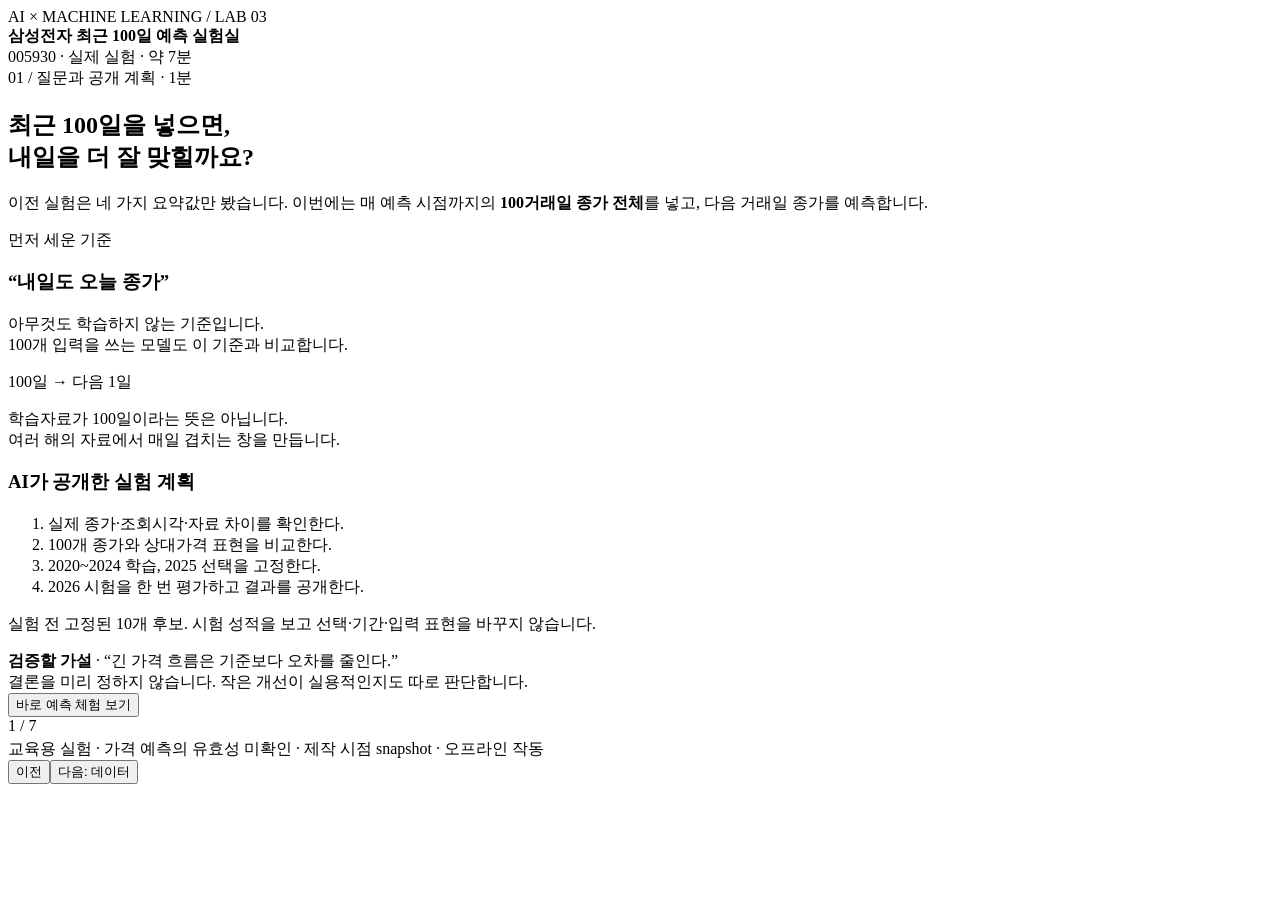
<file: work/template.html>
<!doctype html>
<html lang="ko"><head><meta charset="utf-8"><meta name="viewport" content="width=device-width,initial-scale=1"><title>삼성전자 최근 100일 예측 실험실</title><meta name="description" content="최근 100거래일 삼성전자 가격으로 다음 종가를 예측합니다. 2025년 선택, 2026년 미사용 시험, 실제 100일 입력과 랜덤 테스트를 공개합니다."><meta property="og:title" content="삼성전자 최근 100일 예측 실험실"><meta property="og:description" content="100일을 넣으면 더 잘 맞힐까요? 실제 모델·미사용 시험·예측 체험."><meta property="og:type" content="website"><link rel="icon" href="data:image/svg+xml,%3Csvg xmlns='http://www.w3.org/2000/svg' viewBox='0 0 64 64'%3E%3Crect width='64' height='64' rx='14' fill='%23142b46'/%3E%3Cpath d='M12 43L23 33L33 38L43 20L53 25' fill='none' stroke='%239cbfff' stroke-width='5'/%3E%3C/svg%3E"><style>__STYLE__
.flow{display:flex;gap:9px;align-items:center;flex-wrap:wrap;margin:20px 0}.flow span{border:1px solid var(--line);padding:12px;border-radius:9px;background:white}.kpis{display:grid;grid-template-columns:repeat(3,1fr);gap:14px;margin:20px 0}.plot{min-height:210px}.mono{font-variant-numeric:tabular-nums}.range{width:100%;accent-color:var(--blue)}.tabbar{display:flex;gap:8px;flex-wrap:wrap;margin:0 0 20px}.tabbar button[aria-pressed=true]{background:var(--blue);color:white}.good{color:var(--teal)}.experiment-note{margin:15px 0}.result-grid{display:grid;grid-template-columns:repeat(3,1fr);gap:15px;margin:18px 0}.result-grid>div{background:#f6f8fb;padding:16px;border-radius:10px}.result-grid strong{display:block;font-size:25px}.details-data{max-height:300px;overflow:auto;white-space:pre-wrap;overflow-wrap:anywhere;font-size:12px}.caseheader{min-height:60px}.modelrow{background:#eaf3ef}.micro{font-size:12px;color:var(--muted)}.visually-hidden{position:absolute;width:1px;height:1px;overflow:hidden;clip:rect(0,0,0,0)}@media(max-width:720px){.kpis,.result-grid{grid-template-columns:1fr}.plot{min-height:160px}.compare-chart{min-height:260px}.flow span{padding:9px}.result-grid{gap:8px}.result-grid>div{padding:12px}.result-grid strong{font-size:23px}h1,h2{font-size:30px}}
</style></head><body>
<header><div><div class="brand">AI × MACHINE LEARNING / LAB 03</div><strong>삼성전자 최근 100일 예측 실험실</strong></div><span>005930 · 실제 실험 · 약 7분</span></header>
<nav aria-label="실험 이야기 단계" id="nav"></nav><main>
<section id="s0"><div class="eyebrow">01 / 질문과 공개 계획 · 1분</div><h1>최근 100일을 넣으면,<br>내일을 더 잘 맞힐까요?</h1><p class="lead">이전 실험은 네 가지 요약값만 봤습니다. 이번에는 매 예측 시점까지의 <strong>100거래일 종가 전체</strong>를 넣고, 다음 거래일 종가를 예측합니다.</p><div class="grid"><div class="panel dark"><span class="pill">먼저 세운 기준</span><h3 style="margin-top:18px">“내일도 오늘 종가”</h3><p>아무것도 학습하지 않는 기준입니다.<br>100개 입력을 쓰는 모델도 이 기준과 비교합니다.</p><div class="big">100일 → 다음 1일</div><p style="margin-top:16px">학습자료가 100일이라는 뜻은 아닙니다.<br>여러 해의 자료에서 매일 겹치는 창을 만듭니다.</p></div><div class="panel"><h3>AI가 공개한 실험 계획</h3><ol><li>실제 종가·조회시각·자료 차이를 확인한다.</li><li>100개 종가와 상대가격 표현을 비교한다.</li><li>2020~2024 학습, 2025 선택을 고정한다.</li><li>2026 시험을 한 번 평가하고 결과를 공개한다.</li></ol><p class="small">실험 전 고정된 10개 후보. 시험 성적을 보고 선택·기간·입력 표현을 바꾸지 않습니다.</p></div></div><div class="note"><strong>검증할 가설</strong> · “긴 가격 흐름은 기준보다 오차를 줄인다.”<br>결론을 미리 정하지 않습니다. 작은 개선이 실용적인지도 따로 판단합니다.</div><button class="primary" id="jumpDemo">바로 예측 체험 보기</button></section>
<section id="s1" hidden><div class="eyebrow">02 / 실제 데이터 · 1분</div><h2>가격보다 먼저,<br>자료의 시점을 확인합니다.</h2><p class="lead" id="dataLead"></p><div class="panel"><div class="legend"><span>네이버 일별 API 종가</span></div><div id="overview" class="plot"></div><p class="small">2019년은 초기 100일 창을 확보하기 위한 이력입니다. 학습 관측일은 2020년부터입니다.</p></div><div class="kpis" id="dataKpis"></div><div class="note orange" id="qualityNote"></div><div class="actions"><button id="recentCsv">최근 100일 CSV</button><button id="fullCsv">전체 자료 CSV</button></div><details><summary>출처·수정주가·공급자 차이·휴장일 확인</summary><div id="sourceDetails"></div><pre class="details-data" id="qualityDetails"></pre></details></section>
<section id="s2" hidden><div class="eyebrow">03 / 100개 입력 만들기 · 1분</div><h2>하루씩 밀면서,<br>항상 과거 100일만 봅니다.</h2><p class="lead">오늘까지의 100개 값이 입력이고 다음 종가가 정답입니다. 휴일은 세지 않습니다. 입력의 순서는 가장 오래된 날 → 관측일까지입니다.</p><div class="flow"><span>100일 전부터의 가격 99개</span> + <span>관측일 종가 1개</span> → <span>다음 거래일 종가</span></div><div class="grid"><div class="panel"><h3>실험 A · 종가 100개 그대로</h3><p>원 단위 가격을 각각 표준화합니다.<br>LinearRegression · Ridge · Lasso를 실제 학습했습니다.</p><div id="rawWindow" class="plot"></div></div><div class="panel"><h3>실험 B · 같은 100일의 상대가격</h3><p>각 종가 ÷ 관측일 종가 − 1.<br>다음날 수익률을 예측한 뒤 종가로 환산합니다.</p><div id="relativeWindow" class="plot"></div></div></div><div class="note"><strong>입력과 학습은 다릅니다.</strong> 2026년 예측에는 그날까지 알려진 2026년 관측값이 창에 들어갑니다. 하지만 모델 계수와 표준화 값은 2020~2024년으로 고정하며, 모델 선택도 2025년만 사용합니다.</div><p class="small" id="windowDates"></p></section>
<section id="s3" hidden><div class="eyebrow">04 / 시간순 분할 · 45초</div><h2>미래는 마지막까지<br>선택에 쓰지 않습니다.</h2><div class="timeline"><div class="period"><strong>2020~2024</strong><p>학습 · 계수와 표준화 적합</p><p id="trainCount"></p></div><div class="period"><strong>2025</strong><p>검증 · 입력 표현·모델·α 선택</p><p id="validCount"></p></div><div class="period"><strong>2026</strong><p>최종 시험 · 선택 후 한 번 평가</p><p id="testCount"></p></div></div><div class="grid"><div class="panel"><h3>경계에서 정답이 넘어가면 제거</h3><p>관측일과 정답일이 같은 구간에 속해야 합니다. 예를 들어 2025년 마지막 종가로 2026년 첫 종가를 맞히는 행은 검증에 넣지 않습니다.</p><p id="boundaries" class="small"></p></div><div class="panel"><h3>다시 학습하지 않습니다</h3><p>2025년에서 승자를 고른 뒤 학습·표준화·계수를 그대로 고정합니다. 2026년 성적이 더 좋은 다른 후보가 있어도 바꾸지 않습니다.</p><p class="small">100일 입력은 구간 이전까지 이어질 수 있습니다. 이는 그 예측 시점에 이미 알던 과거 이력입니다.</p></div></div><div class="note orange">2026년 자료는 학습·표준화 적합·α 조정·입력 표현 선택에 <strong>한 건도 사용하지 않았습니다.</strong> 시험은 매일 실제 과거 입력으로 다음 하루를 예측하는 방식이며, 100일 앞을 연속 예측하는 방식은 아닙니다.</div></section>
<section id="s4" hidden><div class="eyebrow">05 / 실제 모델 비교 · 1분</div><h2>100개를 넣었지만,<br>선택된 모델은 흐름을 버렸습니다.</h2><p class="lead">2025년 원 단위 MAE가 가장 작은 학습 후보를 선택했습니다. MAE는 “하루에 평균 몇 원 틀리는가”이며 낮을수록 좋습니다.</p><div class="panel tablewrap"><table><caption>2025년 검증 결과 · 10개 학습 후보 + 기준</caption><thead><tr><th>입력 표현 / 모델</th><th class="num">MAE (원)</th><th class="num">RMSE (원)</th><th class="num">남은 계수</th></tr></thead><tbody id="validTable"></tbody></table></div><div class="note" id="selectionNote"></div><div class="grid"><div class="panel"><h3>알고리즘의 차이</h3><p><strong>LinearRegression</strong> · 오차를 줄이는 선형 가중치.<br><strong>Ridge</strong> · 가중치를 작게 만들어 흔들림을 억제.<br><strong>Lasso</strong> · 일부 가중치를 0으로 만들어 선택.</p></div><div class="panel"><h3>이번 승자의 실제 행동</h3><p>상대가격 Lasso α=0.001은 흐름 계수 100개를 모두 0으로 만들었습니다. 관측일 가격에 학습기의 평균 다음날 수익률만 더합니다.</p><p class="big" style="font-size:26px" id="formula"></p><p class="small">체험에서도 실제 학습된 표준화·계수를 계산합니다. “100일 패턴을 학습해 성공했다”는 결론은 성립하지 않습니다.</p></div></div><details><summary>실험 전 고정한 α와 선택 규칙</summary><p>각 표현당 LinearRegression 1개, Ridge α=1·100, Lasso 2개. 원 종가 Lasso α=1·100, 상대가격 Lasso α=0.00001·0.001. 표현별 목표 단위가 달라 α도 별도로 사전 지정했습니다. StandardScaler는 2020~2024년에만 fit했습니다.</p><p>2025년 최저 MAE로 학습 후보 선택 → 기준과 비교 → 선택 기록 저장 → 2026년 평가. 재적합하지 않았습니다.</p><a href="https://scikit-learn.org/stable/modules/linear_model.html" target="_blank" rel="noopener">scikit-learn 공식 선형모델 설명</a></details></section>
<section id="s5" hidden><div class="eyebrow">06 / 2026년 미사용 시험 · 1분</div><h2>개선은 2.56원.<br>실용적인 예측력은 확인하지 못했습니다.</h2><p class="lead" id="testLead"></p><div class="kpis" id="testKpis"></div><div class="panel"><h3>실제 종가 vs 선택된 모델 예측</h3><div class="compare-controls"><label>기간 <select id="compareperiod"><option value="all">2026년 시험 전체</option><option value="60">최근 60거래일</option><option value="20">최근 20거래일</option></select></label><label><input type="checkbox" id="comparebaseline" checked> “내일도 오늘” 기준선</label><button id="unpin">선택 고정 해제</button></div><div class="compare-legend"><span>실제 종가</span><span class="predicted">모델 예측</span><span class="baseline" id="baselinelegend">기준</span></div><div id="comparisonChart" class="compare-chart"></div><div class="compare-scrub"><label for="comparescrub">날짜 선택</label><input id="comparescrub" type="range" min="0" value="0"></div><div id="comparedetail" class="compare-detail" aria-live="polite"></div><p class="small">마우스로 탐색 · 클릭/터치로 선택 고정 · 슬라이더와 좌우 방향키로 날짜 이동. 가로축은 <strong>예측 대상일</strong>입니다.</p></div><div class="note orange" id="lagNote"></div><details><summary>전체 후보의 최종 시험 점수 (선택에는 미사용)</summary><div class="tablewrap"><table><thead><tr><th>후보</th><th class="num">MAE (원)</th><th class="num">RMSE (원)</th></tr></thead><tbody id="testTable"></tbody></table></div><p class="small">이 표를 보고 모델을 재선택하지 않았습니다. 방향 정확도는 JSON에 기록하며 상승·보합·하락의 정확한 일치를 셉니다. 기준은 항상 보합이므로 해석에 주의가 필요합니다.</p></details></section>
<section id="s6" hidden><div class="eyebrow">07 / 실제 예측 체험 · 1~2분</div><h2>100일 입력을 보고,<br>예측과 정답을 차례로 확인하세요.</h2><p class="lead">고정된 모델이 브라우저에서 계산합니다. 새 학습 없이 사례만 바뀝니다.</p><div class="panel"><div class="tabbar" role="group" aria-label="예측 체험 종류"><button id="modeLatest" aria-pressed="true">최신 기준 다음 거래일</button><button id="modeTen" aria-pressed="false">정확히 10거래일 전</button><button id="modeRandom" aria-pressed="false">최근 10거래일 랜덤</button></div><div id="caseHeader" class="caseheader"></div><div id="caseChart" class="plot"></div><div class="actions"><button class="primary" id="predictButton">100일 입력으로 예측</button><button id="revealButton" disabled>실제값·오차 공개</button><button id="randomAgain" hidden>다른 랜덤 사례</button></div><div id="caseResult" aria-live="polite"></div><p class="small" id="caseNote"></p></div><div class="note orange" id="snapshotNote"></div><details><summary>재현 기록·계수·Python/JavaScript 수치 일치</summary><p id="parityNote"></p><p id="versionNote"></p><pre class="details-data" id="modeldetail"></pre><div class="actions"><button id="jsondownload">전체 실험 JSON</button><button id="caseCsv">이 사례의 100일 입력 CSV</button></div><p class="small">이 HTML에는 자료·100일 입력·모델 계수·표준화 값이 모두 내장됩니다. 외부 서버/API키 없이 작동하며 미래 정답은 만들지 않습니다.</p></details><div class="note"><strong>수업에서 가져갈 질문</strong> · 입력을 늘렸는가? 단순한 기준을 의미 있게 이겼는가? 보지 않은 시기에서도 유지되는가? 이번 답은 “100일을 시험했지만 실용적인 개선은 확인하지 못했다”입니다.</div></section>
</main><footer><div><span id="progress">1 / 7</span><p class="small" style="margin:4px 0 0">교육용 실험 · 가격 예측의 유효성 미확인 · 제작 시점 snapshot · 오프라인 작동</p></div><div class="actions" style="margin:0"><button id="prev">이전</button><button class="primary" id="next">다음: 데이터</button></div></footer>
<script id="experiment-data" type="application/json">__DATA__</script><script>__SCRIPT__</script></body></html>
</file>
